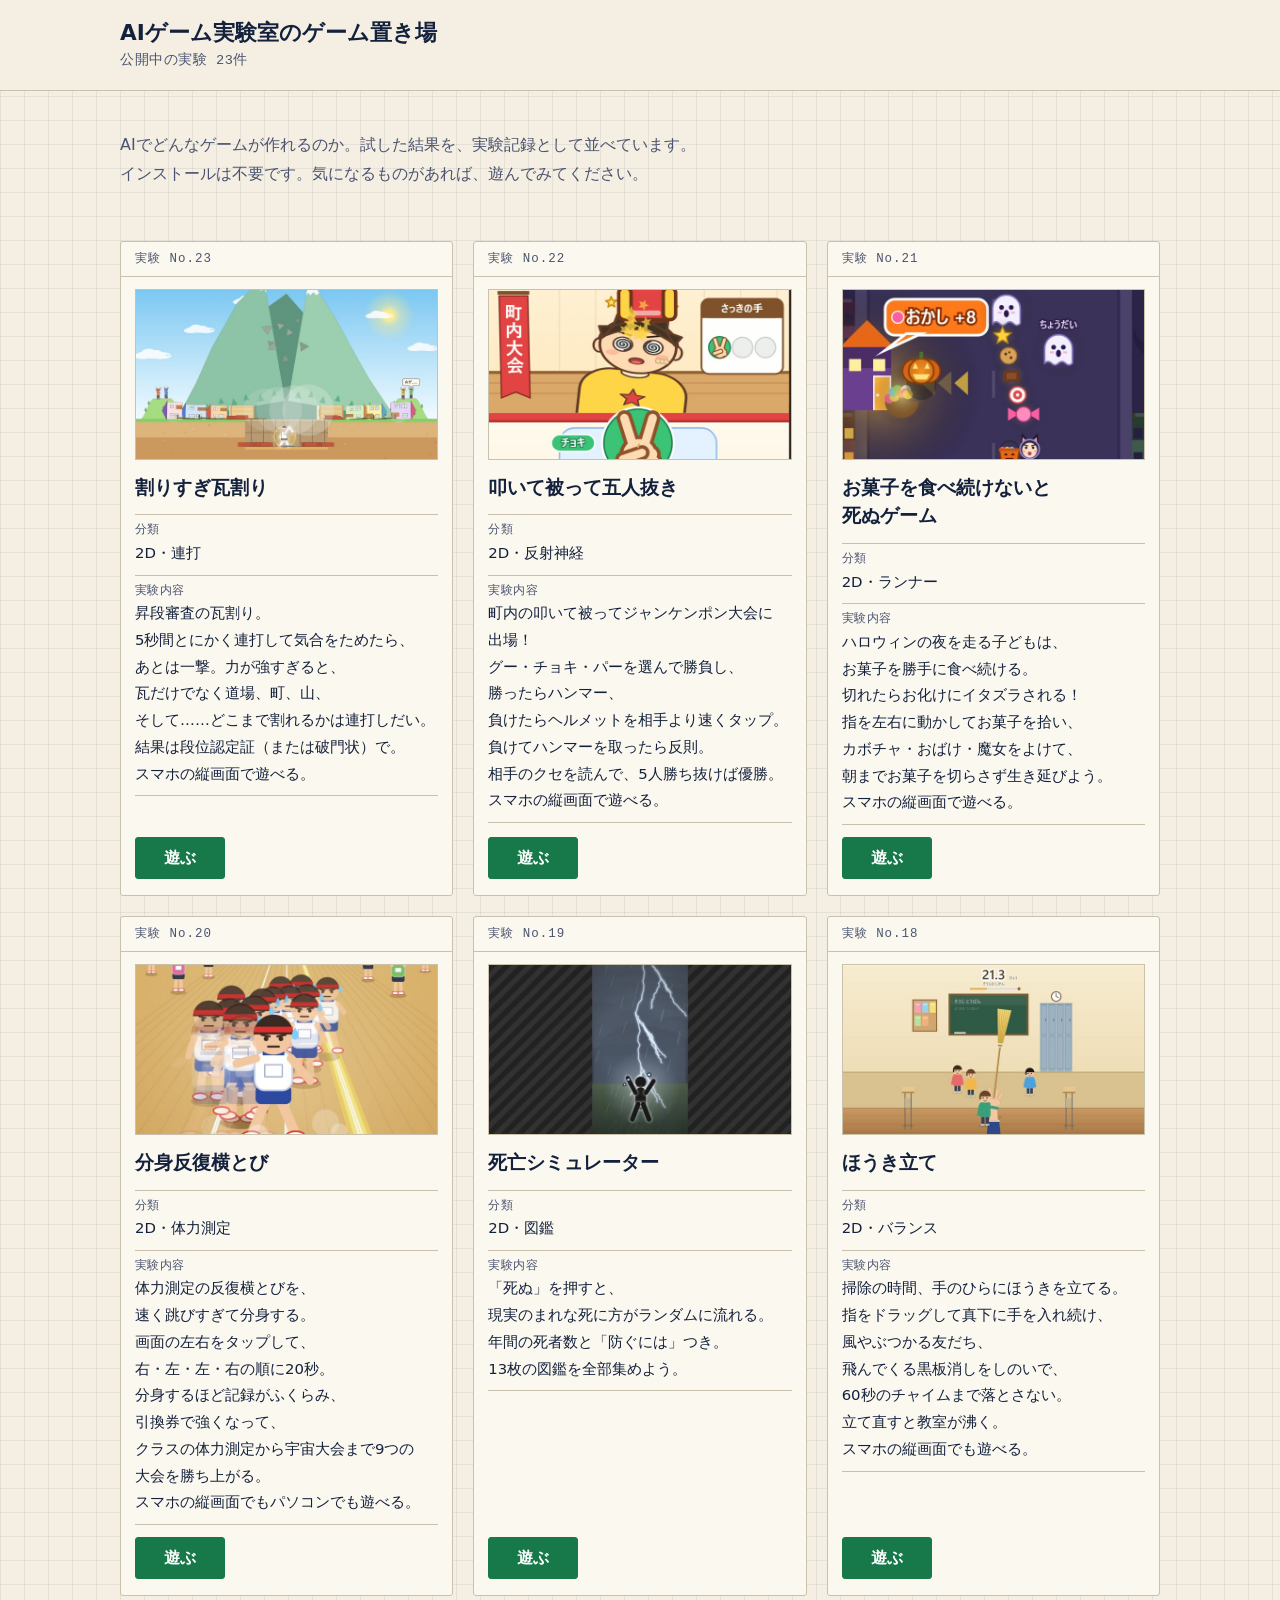
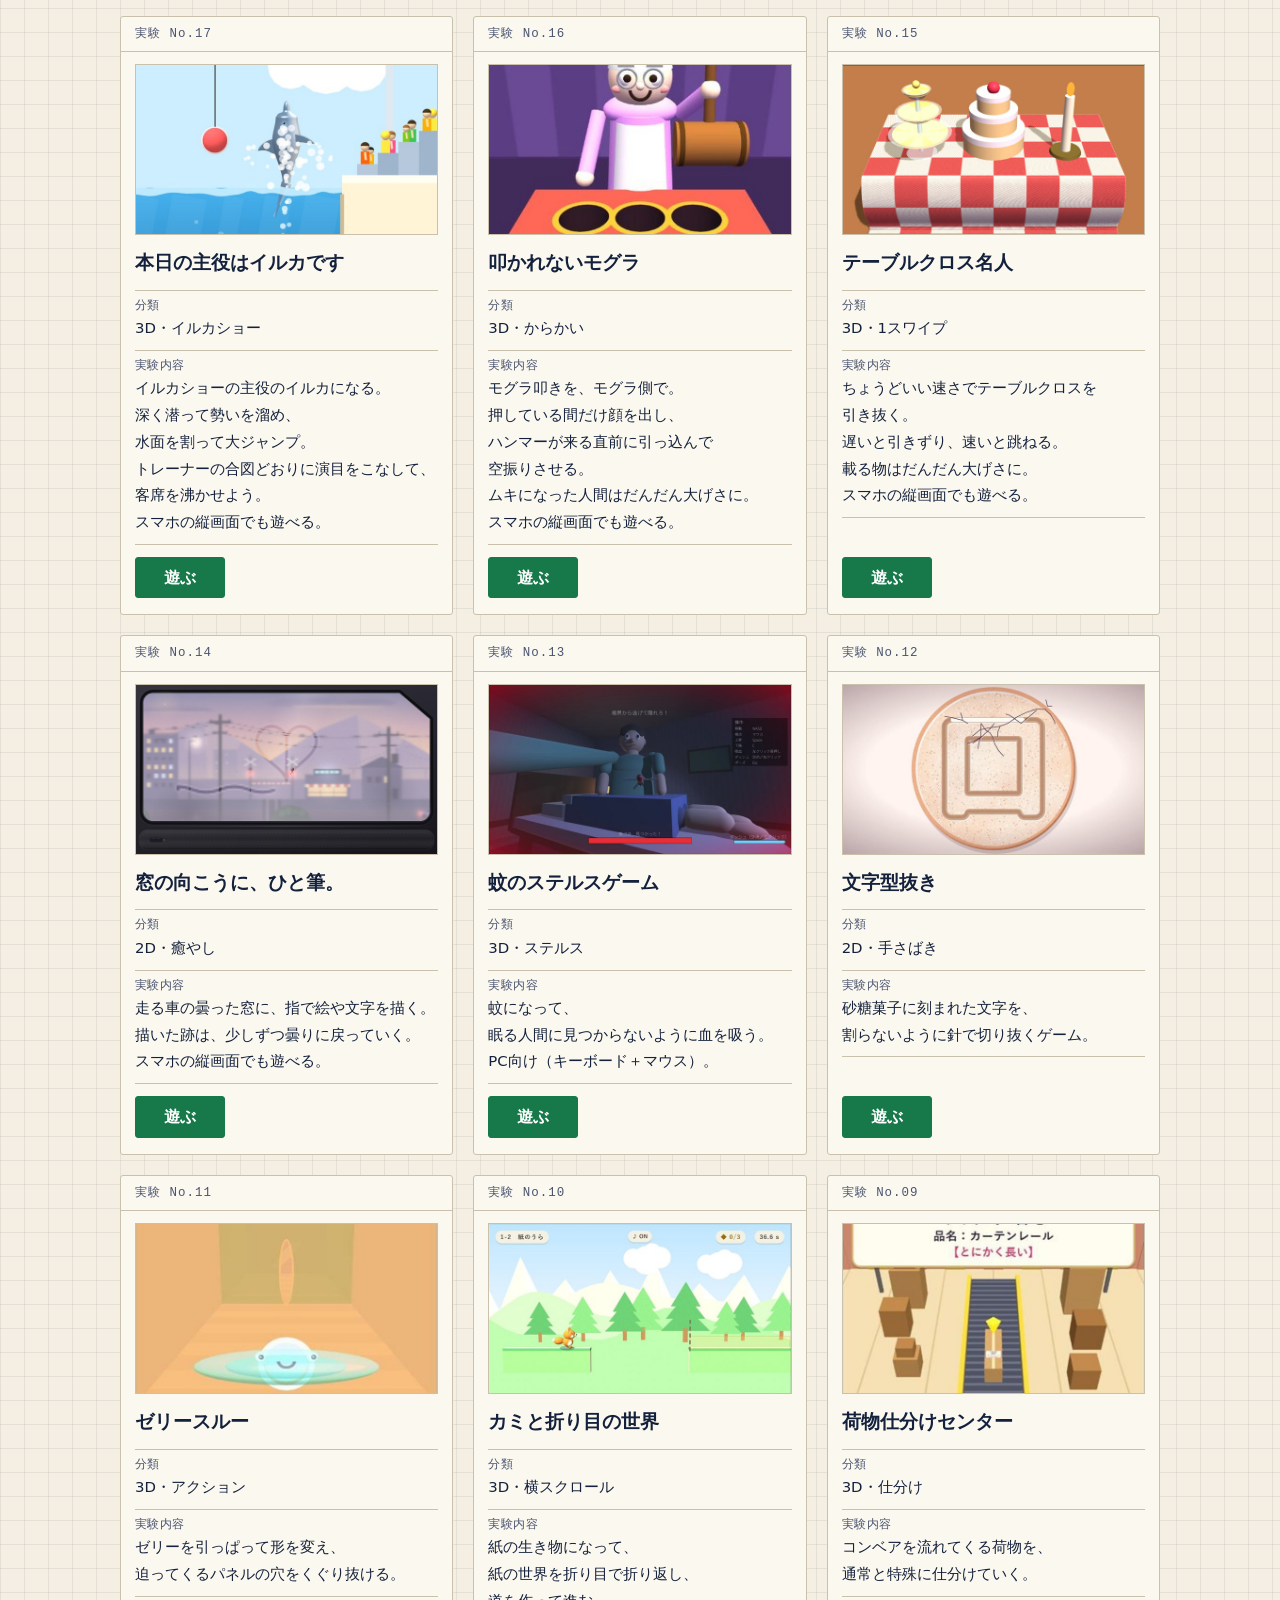
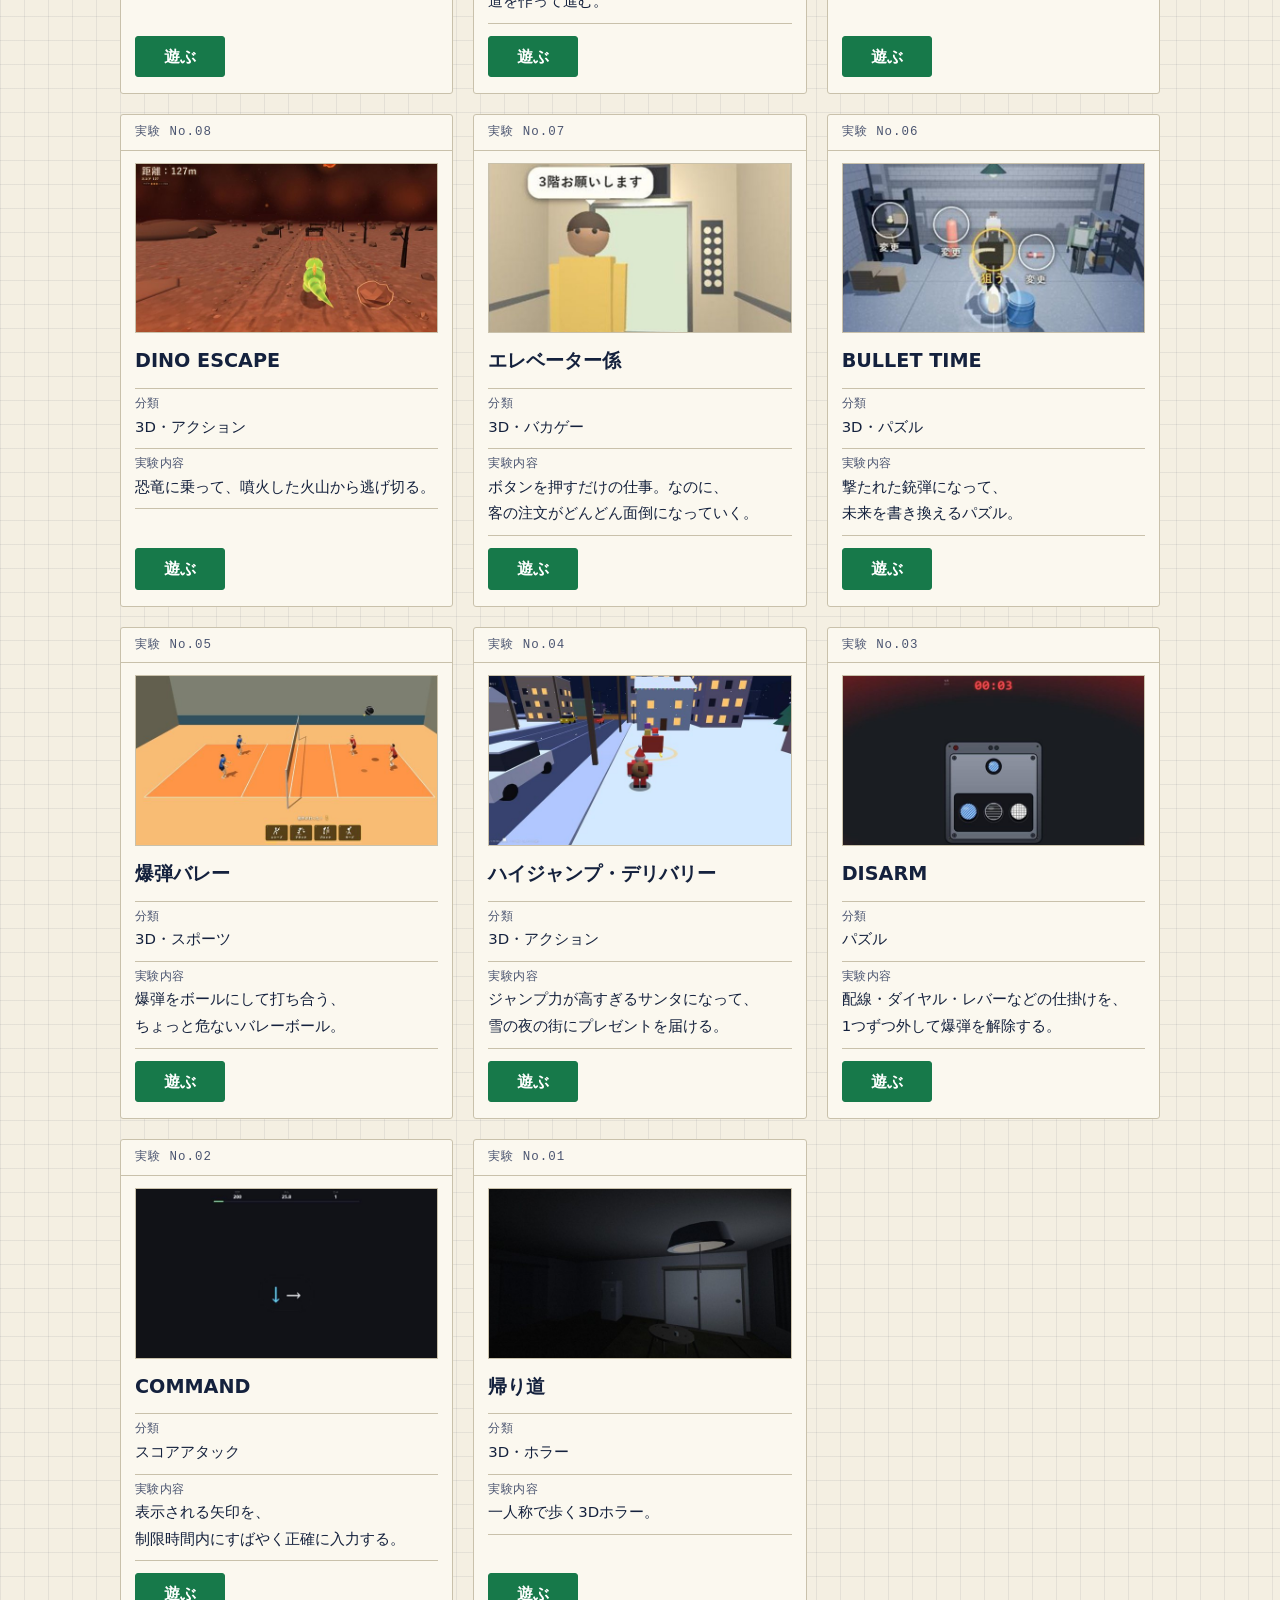
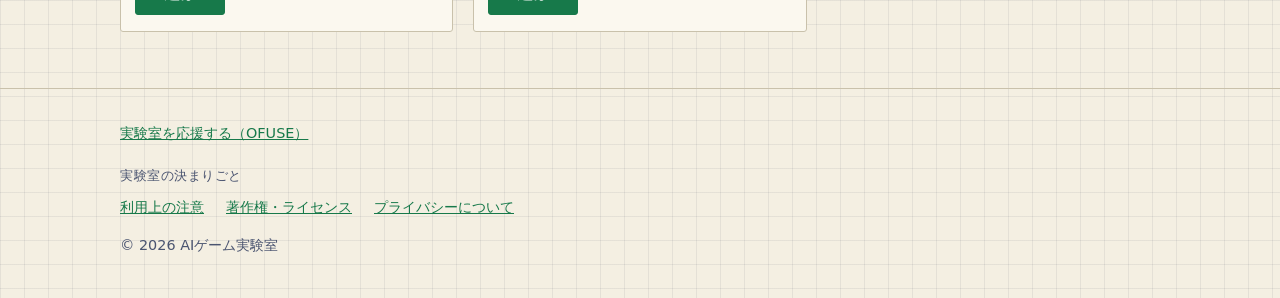
<file: index.html>
<!DOCTYPE html>
<html lang="ja">
<head>
<meta charset="utf-8">
<meta name="viewport" content="width=device-width, initial-scale=1">
<title>AIゲーム実験室のゲーム置き場</title>
<meta name="description" content="AIゲーム実験室が作った小さなブラウザゲームの置き場です。">
<link rel="stylesheet" href="style.css">
</head>
<body>
<header class="site-header">
  <div class="wrap">
    <h1 class="site-title"><a href="index.html">AIゲーム実験室のゲーム置き場</a></h1>
    <p class="site-meta">公開中の実験 <span id="count">-</span>件</p>
  </div>
</header>
<main class="wrap">
  <section class="intro">
    <p class="lead" data-wrap>AIでどんなゲームが作れるのか。試した結果を、実験記録として並べています。インストールは不要です。気になるものがあれば、遊んでみてください。</p>
  </section>
  <ul class="grid" id="list" aria-label="ゲーム一覧"></ul>
  <div class="empty" id="empty" hidden>公開できる実験記録がまだありません。もう少しお待ちください。</div>
</main>
<footer class="site-footer">
  <div class="wrap">
    <p class="support"><a href="https://ofuse.me/a86c2909" target="_blank" rel="noopener">実験室を応援する（OFUSE）</a></p>
    <p class="footer-head">実験室の決まりごと</p>
    <ul class="footer-links">
      <li><a href="terms.html">利用上の注意</a></li>
      <li><a href="license.html">著作権・ライセンス</a></li>
      <li><a href="privacy.html">プライバシーについて</a></li>
    </ul>
    <p class="copy">&copy; 2026 AIゲーム実験室</p>
  </div>
</footer>
<script src="games.js"></script>
<script src="common.js"></script>
<script>
(function () {
  "use strict";
  var list = document.getElementById("list");
  var empty = document.getElementById("empty");

  function el(tag, cls, text) {
    var e = document.createElement(tag);
    if (cls) e.className = cls;
    if (text != null) e.textContent = text;
    return e;
  }

  function placeholder(title) {
    var ph = el("div", "thumb-ph");
    ph.appendChild(el("span", "", title));
    return ph;
  }

  function thumb(g) {
    var box = el("div", "thumb-box");
    var src = window.safeUrl(g.thumbnail);
    if (!src) { box.appendChild(placeholder(g.title)); return box; }
    var img = el("img", "thumb");
    img.alt = g.title + "のサムネイル";
    img.loading = "lazy";
    img.onerror = function () {
      img.onerror = null;
      if (img.parentNode) img.parentNode.replaceChild(placeholder(g.title), img);
    };
    img.src = src;
    box.appendChild(img);
    return box;
  }

  function playButton(g) {
    var url = window.safeUrl(g.url);
    if (!url) {
      var b = el("button", "btn", "準備中");
      b.type = "button";
      b.disabled = true;
      return b;
    }
    var a = el("a", "btn", "遊ぶ");
    if (g.mode === "external") {
      a.href = url;
      a.target = "_blank";
      a.rel = "noopener noreferrer";
      a.setAttribute("aria-label", g.title + "を新しいタブで遊ぶ");
    } else {
      a.href = url; // 上にバーを出さず、ゲームを画面いっぱいに使えるよう同じタブで直接開く
      a.setAttribute("aria-label", g.title + "を遊ぶ");
    }
    return a;
  }

  function field(dl, name, value) {
    dl.appendChild(el("dt", "", name));
    var dd = el("dd");
    dd.appendChild(window.wrapPhrases(value));
    dl.appendChild(dd);
  }

  function card(g, no) {
    var li = el("li", "card");
    li.appendChild(el("div", "card-top", "実験 No." + (no < 10 ? "0" : "") + no));
    li.appendChild(thumb(g));
    var body = el("div", "card-body");
    var title = String(g.title || "（無題）");
    var h = el("h3", "card-title");
    h.appendChild(window.wrapPhrases(title));
    h.title = title;
    body.appendChild(h);
    var dl = el("dl", "rec-table");
    field(dl, "分類", String(g.genre || ""));
    field(dl, "実験内容", g.description || "");
    body.appendChild(dl);
    body.appendChild(playButton(g));
    li.appendChild(body);
    return li;
  }

  try {
    var games = window.getGames().filter(function (g) { return g && typeof g === "object"; });
    if (!games.length) throw new Error("empty");
    // 新しい作品が先頭なので、末尾が No.01、先頭が最大
    games.forEach(function (g, i) { list.appendChild(card(g, games.length - i)); });
    document.getElementById("count").textContent = games.length;
  } catch (e) {
    list.hidden = true;
    empty.hidden = false;
  }
})();
</script>
</body>
</html>
</file>
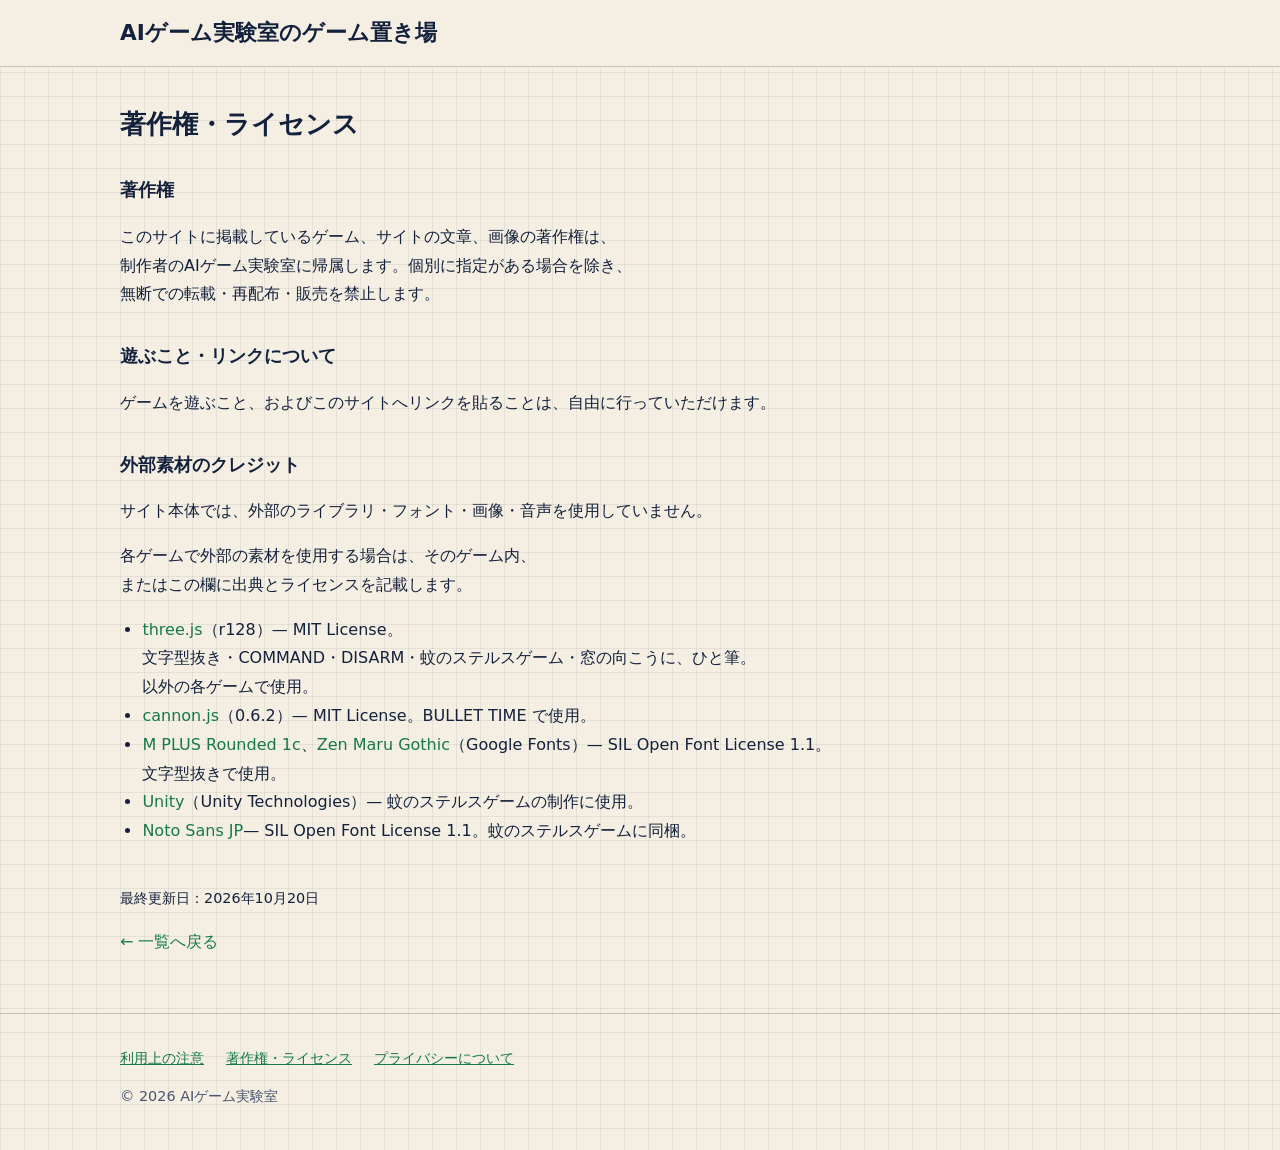
<file: license.html>
<!DOCTYPE html>
<html lang="ja">
<head>
<meta charset="utf-8">
<meta name="viewport" content="width=device-width, initial-scale=1">
<title>著作権・ライセンス - AIゲーム実験室のゲーム置き場</title>
<link rel="stylesheet" href="style.css">
</head>
<body>
<header class="site-header">
  <div class="wrap"><p class="site-title"><a href="index.html">AIゲーム実験室のゲーム置き場</a></p></div>
</header>
<main class="wrap">
  <article class="prose" data-wrap>
    <h2>著作権・ライセンス</h2>
    <h3>著作権</h3>
    <p>このサイトに掲載しているゲーム、サイトの文章、画像の著作権は、制作者のAIゲーム実験室に帰属します。個別に指定がある場合を除き、無断での転載・再配布・販売を禁止します。</p>
    <h3>遊ぶこと・リンクについて</h3>
    <p>ゲームを遊ぶこと、およびこのサイトへリンクを貼ることは、自由に行っていただけます。</p>
    <h3>外部素材のクレジット</h3>
    <p>サイト本体では、外部のライブラリ・フォント・画像・音声を使用していません。</p>
    <p>各ゲームで外部の素材を使用する場合は、そのゲーム内、またはこの欄に出典とライセンスを記載します。</p>
    <ul>
      <li><a href="https://threejs.org/" target="_blank" rel="noopener noreferrer">three.js</a>（r128）— MIT License。文字型抜き・COMMAND・DISARM・蚊のステルスゲーム・窓の向こうに、ひと筆。 以外の各ゲームで使用。</li>
      <li><a href="https://github.com/schteppe/cannon.js" target="_blank" rel="noopener noreferrer">cannon.js</a>（0.6.2）— MIT License。BULLET TIME で使用。</li>
      <li><a href="https://fonts.google.com/specimen/M+PLUS+Rounded+1c" target="_blank" rel="noopener noreferrer">M PLUS Rounded 1c</a>、<a href="https://fonts.google.com/specimen/Zen+Maru+Gothic" target="_blank" rel="noopener noreferrer">Zen Maru Gothic</a>（Google Fonts）— SIL Open Font License 1.1。文字型抜きで使用。</li>
      <li><a href="https://unity.com/" target="_blank" rel="noopener noreferrer">Unity</a>（Unity Technologies）— 蚊のステルスゲームの制作に使用。</li>
      <li><a href="https://fonts.google.com/noto/specimen/Noto+Sans+JP" target="_blank" rel="noopener noreferrer">Noto Sans JP</a> — SIL Open Font License 1.1。蚊のステルスゲームに同梱。</li>
    </ul>
    <p class="updated">最終更新日：2026年10月20日</p>
    <p><a href="index.html">&larr; 一覧へ戻る</a></p>
  </article>
</main>
<footer class="site-footer">
  <div class="wrap">
    <ul class="footer-links">
      <li><a href="terms.html">利用上の注意</a></li>
      <li><a href="license.html">著作権・ライセンス</a></li>
      <li><a href="privacy.html">プライバシーについて</a></li>
    </ul>
    <p class="copy">&copy; 2026 AIゲーム実験室</p>
  </div>
</footer>
<script src="common.js"></script>
</body>
</html>
</file>
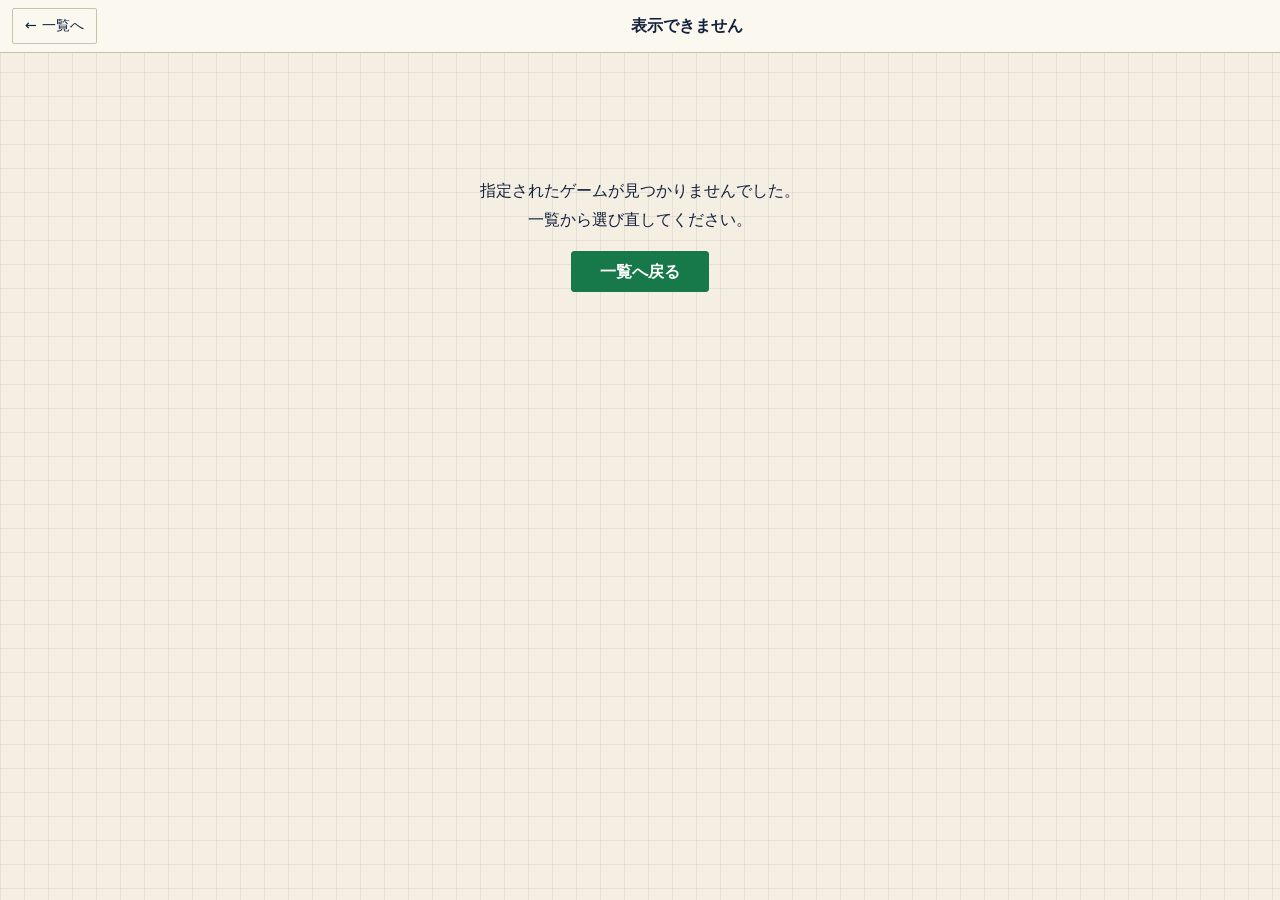
<file: play.html>
<!DOCTYPE html>
<html lang="ja">
<head>
<meta charset="utf-8">
<meta name="viewport" content="width=device-width, initial-scale=1, viewport-fit=cover">
<title>遊ぶ - AIゲーム実験室のゲーム置き場</title>
<link rel="stylesheet" href="style.css">
</head>
<body class="play">
<header class="playbar">
  <a class="back tool" href="index.html">&larr; 一覧へ</a>
  <h1 class="play-title" id="ptitle">読み込み中…</h1>
</header>
<div class="message" id="msg" hidden>
  <p id="msgText"></p>
  <p><a class="btn" href="index.html">一覧へ戻る</a></p>
</div>
<script src="games.js"></script>
<script src="common.js"></script>
<script>
(function () {
  "use strict";
  var $ = function (id) { return document.getElementById(id); };

  function showMessage(text) {
    $("ptitle").textContent = "表示できません";
    $("msgText").textContent = "";
    $("msgText").appendChild(window.wrapPhrases(text));
    $("msg").hidden = false;
  }

  var id = new URLSearchParams(location.search).get("id");
  var game = null;
  if (id) {
    window.getGames().forEach(function (g) { if (!game && g && g.id === id) game = g; });
  }
  if (!id || !game) {
    showMessage("指定されたゲームが見つかりませんでした。一覧から選び直してください。");
    return;
  }
  var url = window.safeUrl(game.url);
  if (!url) {
    $("ptitle").textContent = String(game.title || "");
    showMessage("このゲームは準備中です。公開までもう少しお待ちください。");
    return;
  }

  // 以前の play.html?id= のリンク用：上のバーを出さず、ゲームのページへそのまま移る
  location.replace(url);
})();
</script>
</body>
</html>
</file>
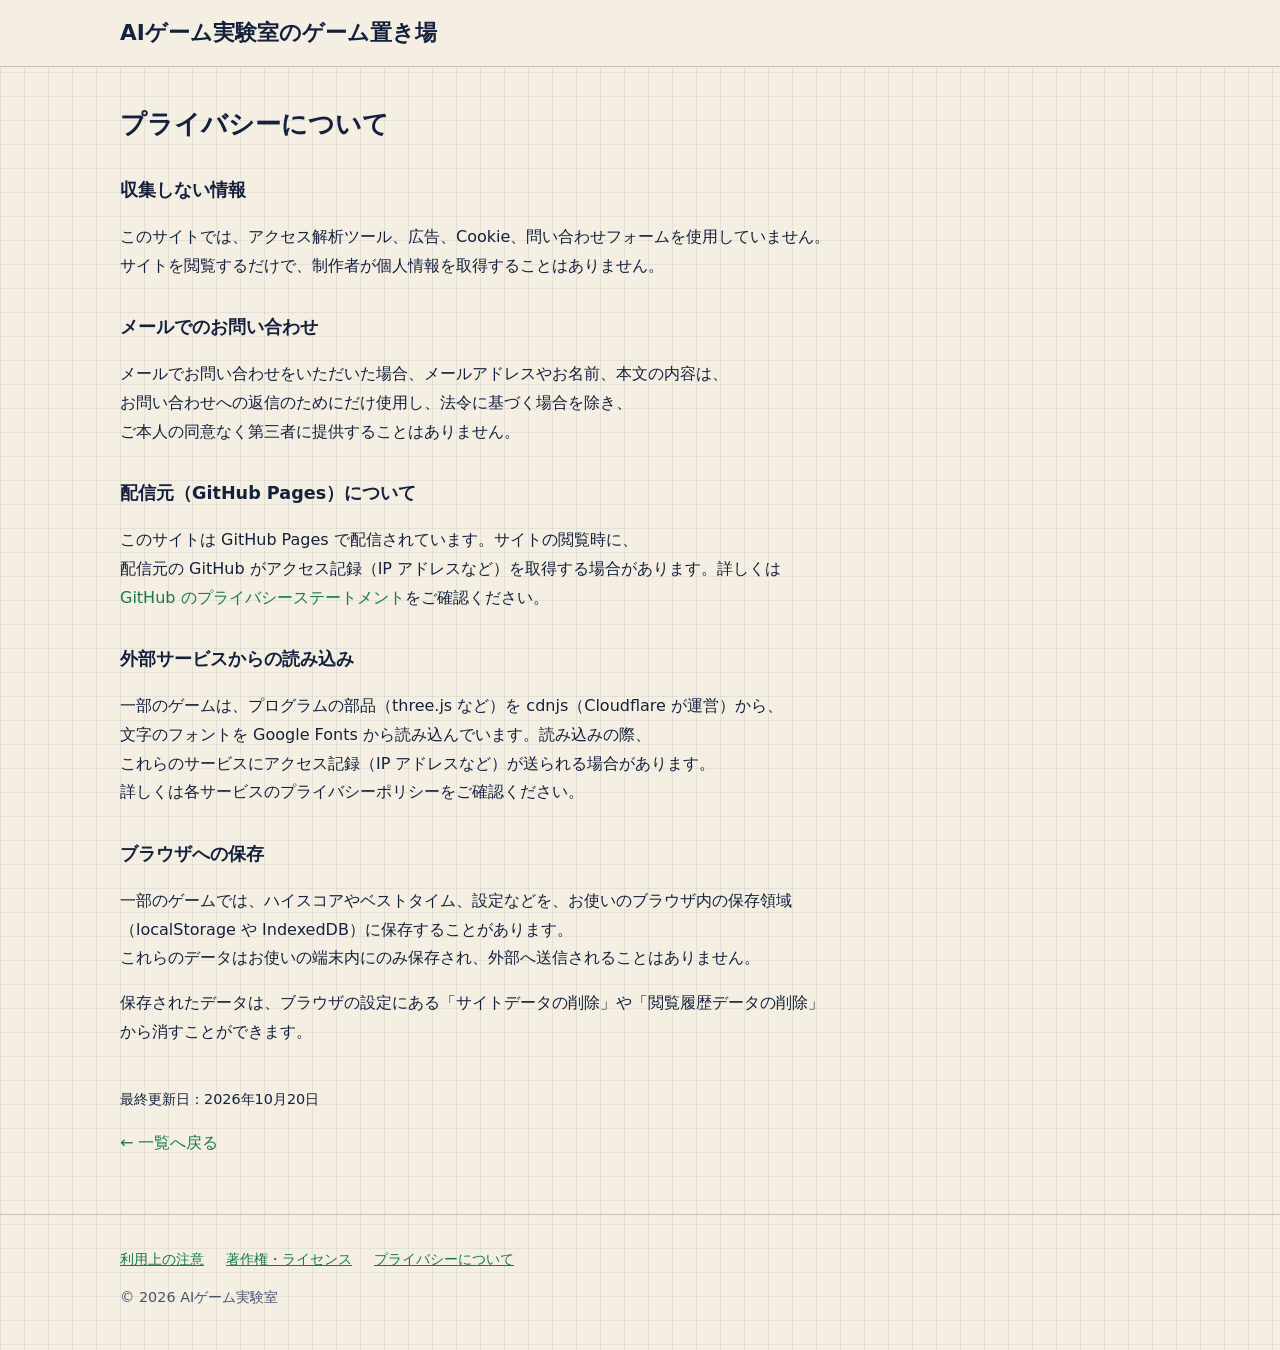
<file: privacy.html>
<!DOCTYPE html>
<html lang="ja">
<head>
<meta charset="utf-8">
<meta name="viewport" content="width=device-width, initial-scale=1">
<title>プライバシーについて - AIゲーム実験室のゲーム置き場</title>
<link rel="stylesheet" href="style.css">
</head>
<body>
<header class="site-header">
  <div class="wrap"><p class="site-title"><a href="index.html">AIゲーム実験室のゲーム置き場</a></p></div>
</header>
<main class="wrap">
  <article class="prose" data-wrap>
    <h2>プライバシーについて</h2>
    <h3>収集しない情報</h3>
    <p>このサイトでは、アクセス解析ツール、広告、Cookie、問い合わせフォームを使用していません。サイトを閲覧するだけで、制作者が個人情報を取得することはありません。</p>
    <h3>メールでのお問い合わせ</h3>
    <p>メールでお問い合わせをいただいた場合、メールアドレスやお名前、本文の内容は、お問い合わせへの返信のためにだけ使用し、法令に基づく場合を除き、ご本人の同意なく第三者に提供することはありません。</p>
    <h3>配信元（GitHub Pages）について</h3>
    <p>このサイトは GitHub Pages で配信されています。サイトの閲覧時に、配信元の GitHub がアクセス記録（IP アドレスなど）を取得する場合があります。詳しくは <a href="https://docs.github.com/ja/site-policy/privacy-policies/github-general-privacy-statement" target="_blank" rel="noopener noreferrer">GitHub のプライバシーステートメント</a> をご確認ください。</p>
    <h3>外部サービスからの読み込み</h3>
    <p>一部のゲームは、プログラムの部品（three.js など）を cdnjs（Cloudflare が運営）から、文字のフォントを Google Fonts から読み込んでいます。読み込みの際、これらのサービスにアクセス記録（IP アドレスなど）が送られる場合があります。詳しくは各サービスのプライバシーポリシーをご確認ください。</p>
    <h3>ブラウザへの保存</h3>
    <p>一部のゲームでは、ハイスコアやベストタイム、設定などを、お使いのブラウザ内の保存領域（localStorage や IndexedDB）に保存することがあります。これらのデータはお使いの端末内にのみ保存され、外部へ送信されることはありません。</p>
    <p>保存されたデータは、ブラウザの設定にある「サイトデータの削除」や「閲覧履歴データの削除」から消すことができます。</p>
    <p class="updated">最終更新日：2026年10月20日</p>
    <p><a href="index.html">&larr; 一覧へ戻る</a></p>
  </article>
</main>
<footer class="site-footer">
  <div class="wrap">
    <ul class="footer-links">
      <li><a href="terms.html">利用上の注意</a></li>
      <li><a href="license.html">著作権・ライセンス</a></li>
      <li><a href="privacy.html">プライバシーについて</a></li>
    </ul>
    <p class="copy">&copy; 2026 AIゲーム実験室</p>
  </div>
</footer>
<script src="common.js"></script>
</body>
</html>
</file>
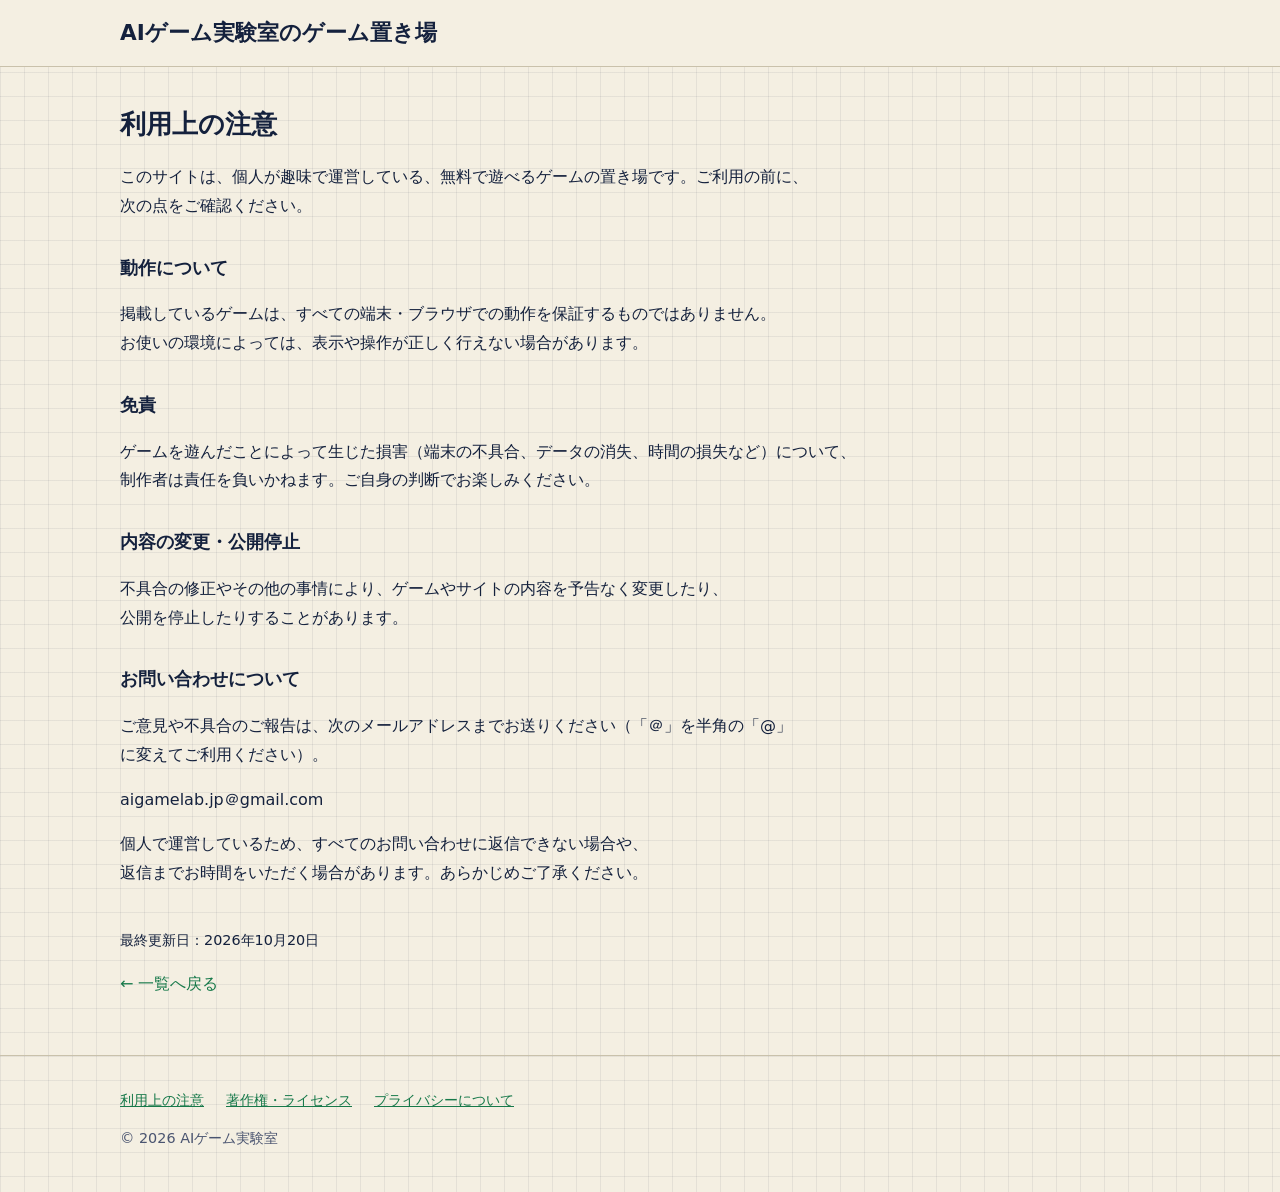
<file: terms.html>
<!DOCTYPE html>
<html lang="ja">
<head>
<meta charset="utf-8">
<meta name="viewport" content="width=device-width, initial-scale=1">
<title>利用上の注意 - AIゲーム実験室のゲーム置き場</title>
<link rel="stylesheet" href="style.css">
</head>
<body>
<header class="site-header">
  <div class="wrap"><p class="site-title"><a href="index.html">AIゲーム実験室のゲーム置き場</a></p></div>
</header>
<main class="wrap">
  <article class="prose" data-wrap>
    <h2>利用上の注意</h2>
    <p>このサイトは、個人が趣味で運営している、無料で遊べるゲームの置き場です。ご利用の前に、次の点をご確認ください。</p>
    <h3>動作について</h3>
    <p>掲載しているゲームは、すべての端末・ブラウザでの動作を保証するものではありません。お使いの環境によっては、表示や操作が正しく行えない場合があります。</p>
    <h3>免責</h3>
    <p>ゲームを遊んだことによって生じた損害（端末の不具合、データの消失、時間の損失など）について、制作者は責任を負いかねます。ご自身の判断でお楽しみください。</p>
    <h3>内容の変更・公開停止</h3>
    <p>不具合の修正やその他の事情により、ゲームやサイトの内容を予告なく変更したり、公開を停止したりすることがあります。</p>
    <h3>お問い合わせについて</h3>
    <p>ご意見や不具合のご報告は、次のメールアドレスまでお送りください（「＠」を半角の「@」に変えてご利用ください）。</p>
    <p>aigamelab.jp＠gmail.com</p>
    <p>個人で運営しているため、すべてのお問い合わせに返信できない場合や、返信までお時間をいただく場合があります。あらかじめご了承ください。</p>
    <p class="updated">最終更新日：2026年10月20日</p>
    <p><a href="index.html">&larr; 一覧へ戻る</a></p>
  </article>
</main>
<footer class="site-footer">
  <div class="wrap">
    <ul class="footer-links">
      <li><a href="terms.html">利用上の注意</a></li>
      <li><a href="license.html">著作権・ライセンス</a></li>
      <li><a href="privacy.html">プライバシーについて</a></li>
    </ul>
    <p class="copy">&copy; 2026 AIゲーム実験室</p>
  </div>
</footer>
<script src="common.js"></script>
</body>
</html>
</file>
<file: style.css>
/* 実験ノート風：ライトは生成りの紙、ダークは暗い紺の紙 */
:root {
  --bg: #f4efe2;
  --surface: #fbf8ef;
  --text: #14213d;
  --muted: #4a5470;
  --line: #c9c1ab;
  --grid: rgba(20, 33, 61, 0.07);
  --accent: #17794a;
  --accent-text: #ffffff;
  --radius: 3px;
  --mono: ui-monospace, "SF Mono", "Cascadia Mono", Consolas, "Courier New", monospace;
}
@media (prefers-color-scheme: dark) {
  :root {
    --bg: #0d1630;
    --surface: #141f40;
    --text: #e9ecf5;
    --muted: #aeb7d0;
    --line: #34436e;
    --grid: rgba(160, 180, 230, 0.06);
    --accent: #5fe0a0;
    --accent-text: #0b1630;
  }
}
* { box-sizing: border-box; }
html { -webkit-text-size-adjust: 100%; }
body {
  margin: 0;
  background-color: var(--bg);
  background-image:
    linear-gradient(var(--grid) 1px, transparent 1px),
    linear-gradient(90deg, var(--grid) 1px, transparent 1px);
  background-size: 24px 24px;
  color: var(--text);
  font-family: system-ui, -apple-system, "Hiragino Sans", "Yu Gothic UI", "Meiryo", sans-serif;
  line-height: 1.8;
  word-break: auto-phrase;
  overflow-wrap: anywhere;
  line-break: strict;
}
h1, h2, h3, .lead, .site-title { text-wrap: balance; }
.ph { display: inline-block; }
a { color: var(--accent); }
a:focus-visible, button:focus-visible {
  outline: 3px solid var(--accent);
  outline-offset: 2px;
  border-radius: 2px;
}
.wrap { max-width: 1080px; margin: 0 auto; padding: 0 20px; }

/* ヘッダー・フッター */
.site-header { border-bottom: 1px solid var(--line); background: var(--bg); }
.site-header .wrap { padding-top: 18px; padding-bottom: 18px; }
.site-title { margin: 0; font-size: 1.35rem; font-weight: 700; line-height: 1.4; }
.site-title a { color: var(--text); text-decoration: none; }
.site-meta { margin: 2px 0 0; font-family: var(--mono); font-size: 0.85rem; letter-spacing: 0.04em; color: var(--muted); line-height: 1.6; }
.site-footer { margin-top: 56px; padding: 32px 0 40px; border-top: 1px solid var(--line); color: var(--muted); font-size: 0.9rem; }
.footer-head { margin: 0 0 6px; font-family: var(--mono); font-size: 0.82rem; letter-spacing: 0.04em; }
.footer-links { display: flex; flex-wrap: wrap; gap: 6px 22px; margin: 0 0 12px; padding: 0; list-style: none; }
.footer-links a { white-space: nowrap; }
.copy { margin: 0; }
.support { margin: 0 0 18px; }
.support a { white-space: nowrap; }

/* トップ */
.intro { padding: 40px 0 24px; }
.intro h1 { margin: 0 0 10px; font-size: 1.6rem; line-height: 1.4; }
.lead { margin: 0; color: var(--muted); max-width: 40em; }
.grid { display: grid; grid-template-columns: 1fr; gap: 20px; margin: 28px 0 0; padding: 0; list-style: none; }
@media (min-width: 640px) { .grid { grid-template-columns: repeat(2, 1fr); } }
@media (min-width: 960px) { .grid { grid-template-columns: repeat(3, 1fr); } }
.card {
  display: flex; flex-direction: column; min-width: 0;
  background: var(--surface); color: var(--text); border: 1px solid var(--line);
  border-radius: var(--radius); overflow: hidden;
}
.card-top { padding: 6px 14px; border-bottom: 1px solid var(--line); font-family: var(--mono); font-size: 0.78rem; letter-spacing: 0.08em; color: var(--muted); }
.card .thumb-box { margin: 12px 14px 0; aspect-ratio: 16 / 9; border: 1px solid var(--line); background: var(--line); overflow: hidden; }
.card img.thumb { display: block; width: 100%; height: 100%; object-fit: cover; }
.thumb-ph {
  width: 100%; height: 100%; display: flex; align-items: center; justify-content: center;
  padding: 12px; text-align: center; font-weight: 700; color: var(--muted);
  background: repeating-linear-gradient(135deg, var(--surface), var(--surface) 12px, var(--line) 12px, var(--line) 24px);
}
.thumb-ph span { background: var(--surface); padding: 4px 12px; border-radius: var(--radius); max-width: 100%; overflow: hidden; text-overflow: ellipsis; white-space: nowrap; }
.card-body { display: flex; flex-direction: column; gap: 12px; padding: 14px 14px 16px; flex: 1; min-width: 0; }
.card-title { margin: 0; font-size: 1.2rem; font-weight: 800; line-height: 1.5; }
.rec-table { margin: 0; border-top: 1px solid var(--line); flex: 1; }
.rec-table dt { margin: 0; padding: 6px 0 0; font-family: var(--mono); font-size: 0.72rem; letter-spacing: 0.04em; line-height: 1.6; color: var(--muted); }
.rec-table dd { margin: 0; padding: 0 0 8px; border-bottom: 1px solid var(--line); font-size: 0.93rem; min-width: 0; }
.btn {
  display: inline-block; align-self: flex-start; white-space: nowrap; max-width: 100%;
  font: inherit; font-weight: 700; text-decoration: none; cursor: pointer;
  padding: 7px 28px; border-radius: var(--radius); border: 1px solid var(--accent);
  background: var(--accent); color: var(--accent-text); line-height: 1.6;
}
.btn:hover { filter: brightness(1.1); }
.btn[disabled], .btn.disabled { cursor: not-allowed; background: transparent; color: var(--muted); border-color: var(--line); filter: none; }
.empty { margin-top: 28px; padding: 48px 20px; text-align: center; color: var(--muted); background: var(--surface); border: 1px dashed var(--line); border-radius: var(--radius); }

/* 規約ページ */
.prose { padding: 40px 0 0; max-width: 46em; }
.prose h2 { font-size: 1.6rem; margin: 0 0 20px; line-height: 1.4; }
.prose h3 { font-size: 1.1rem; margin: 32px 0 6px; }
.prose p, .prose li { color: var(--text); }
.prose ul { padding-left: 1.4em; }
.updated { margin-top: 40px; color: var(--muted); font-size: 0.9rem; }

/* play.html */
body.play { height: 100dvh; display: flex; flex-direction: column; overflow: hidden; }
.playbar {
  display: flex; align-items: center; gap: 10px; flex-wrap: nowrap;
  padding: 8px 12px; background: var(--surface); border-bottom: 1px solid var(--line);
}
.playbar .back, .playbar .tool { white-space: nowrap; font-size: 0.9rem; flex: none; }
.playbar .play-title { flex: 1; min-width: 0; margin: 0; font-size: 1rem; line-height: 1.4; white-space: nowrap; overflow: hidden; text-overflow: ellipsis; text-align: center; }
.tool {
  font: inherit; color: var(--text); background: transparent; border: 1px solid var(--line);
  border-radius: 2px; padding: 4px 12px; cursor: pointer; text-decoration: none;
}
.tool:hover { border-color: var(--accent); }
.tool[hidden] { display: none; }
.fallback { padding: 3px 12px; font-size: 0.78rem; color: var(--muted); background: var(--bg); border-bottom: 1px solid var(--line); }
.fallback.warn { color: var(--text); background: rgba(255, 190, 40, 0.25); }
.stage { flex: 1; min-height: 0; position: relative; background: #000; }
.stage iframe { position: absolute; inset: 0; width: 100%; height: 100%; border: 0; background: #fff; }
.message { max-width: 32em; margin: 12vh auto 0; padding: 0 20px; text-align: center; overflow: auto; }
.message[hidden], .stage[hidden], .fallback[hidden] { display: none; }
@media (max-width: 520px) {
  .playbar { gap: 6px; padding: 6px 8px; }
  .playbar .tool, .playbar .back { font-size: 0.8rem; padding: 3px 8px; }
  .playbar .play-title { font-size: 0.9rem; }
}
</file>
